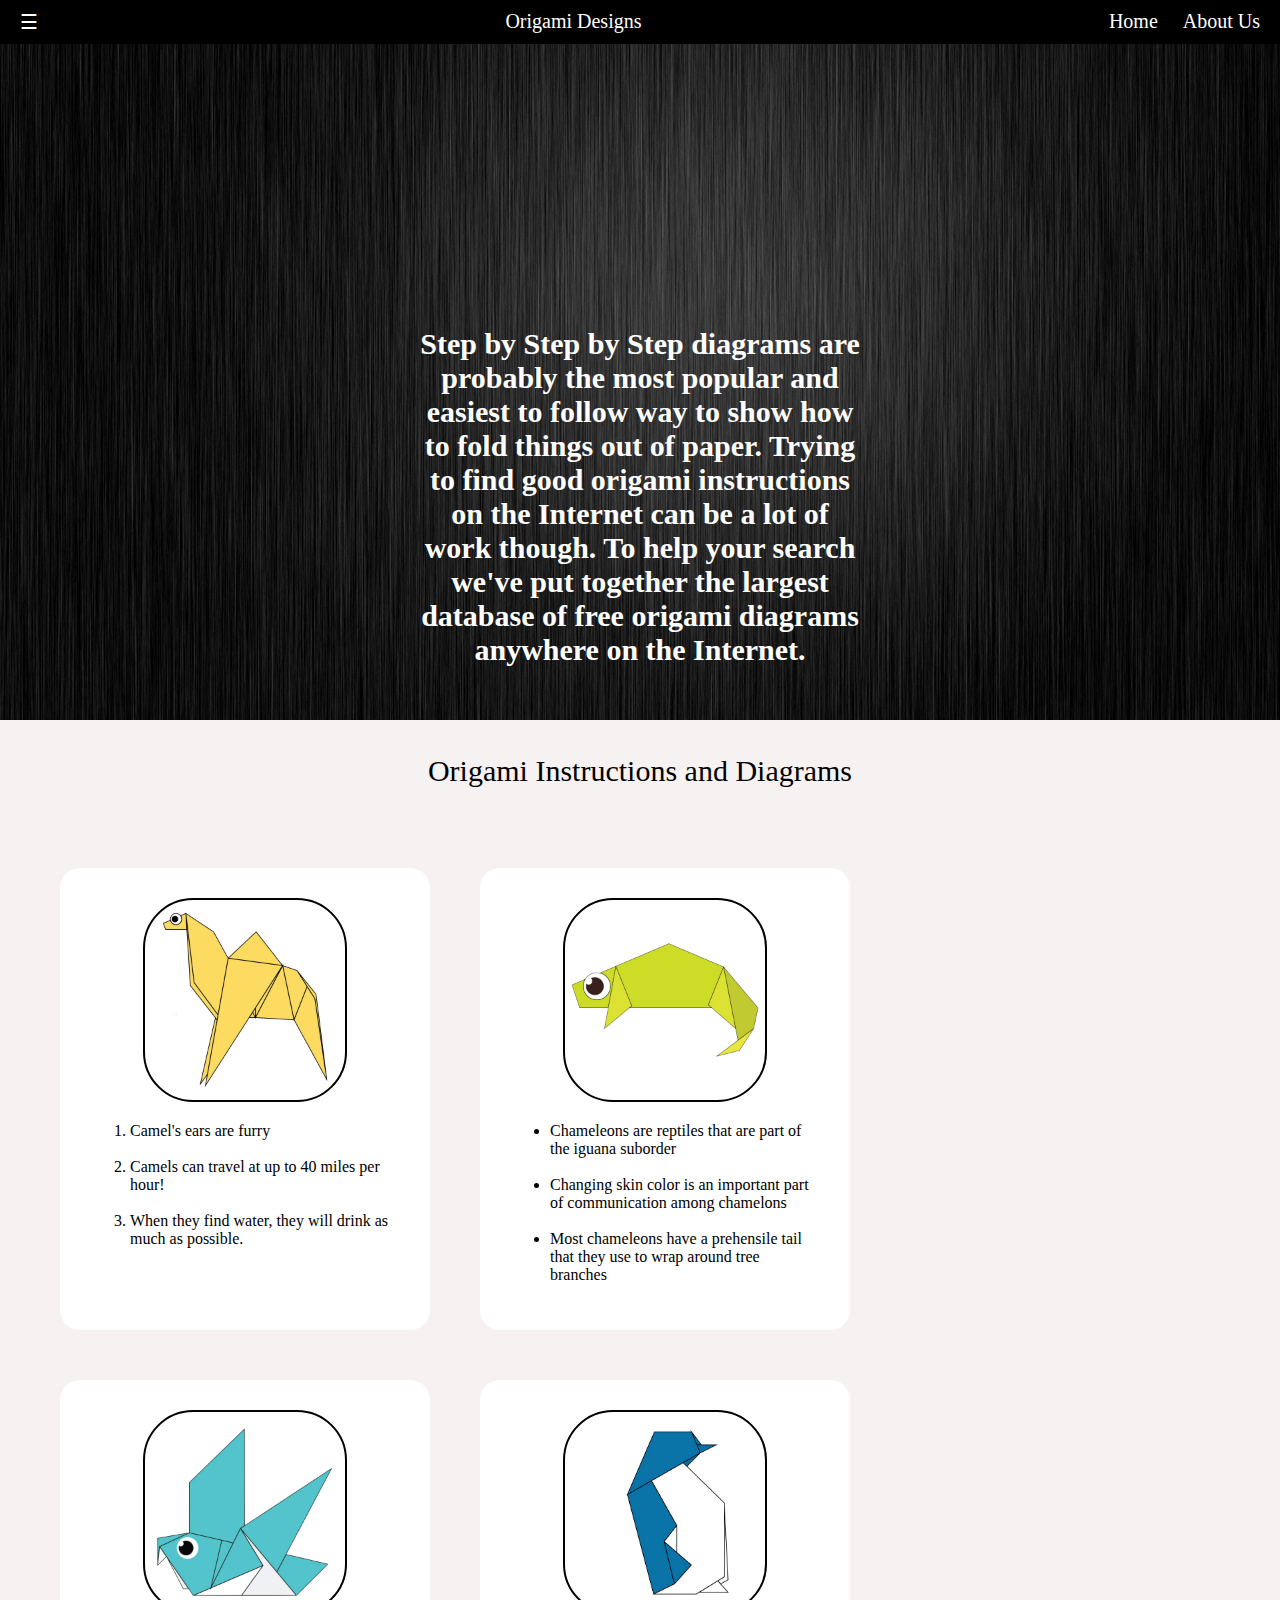
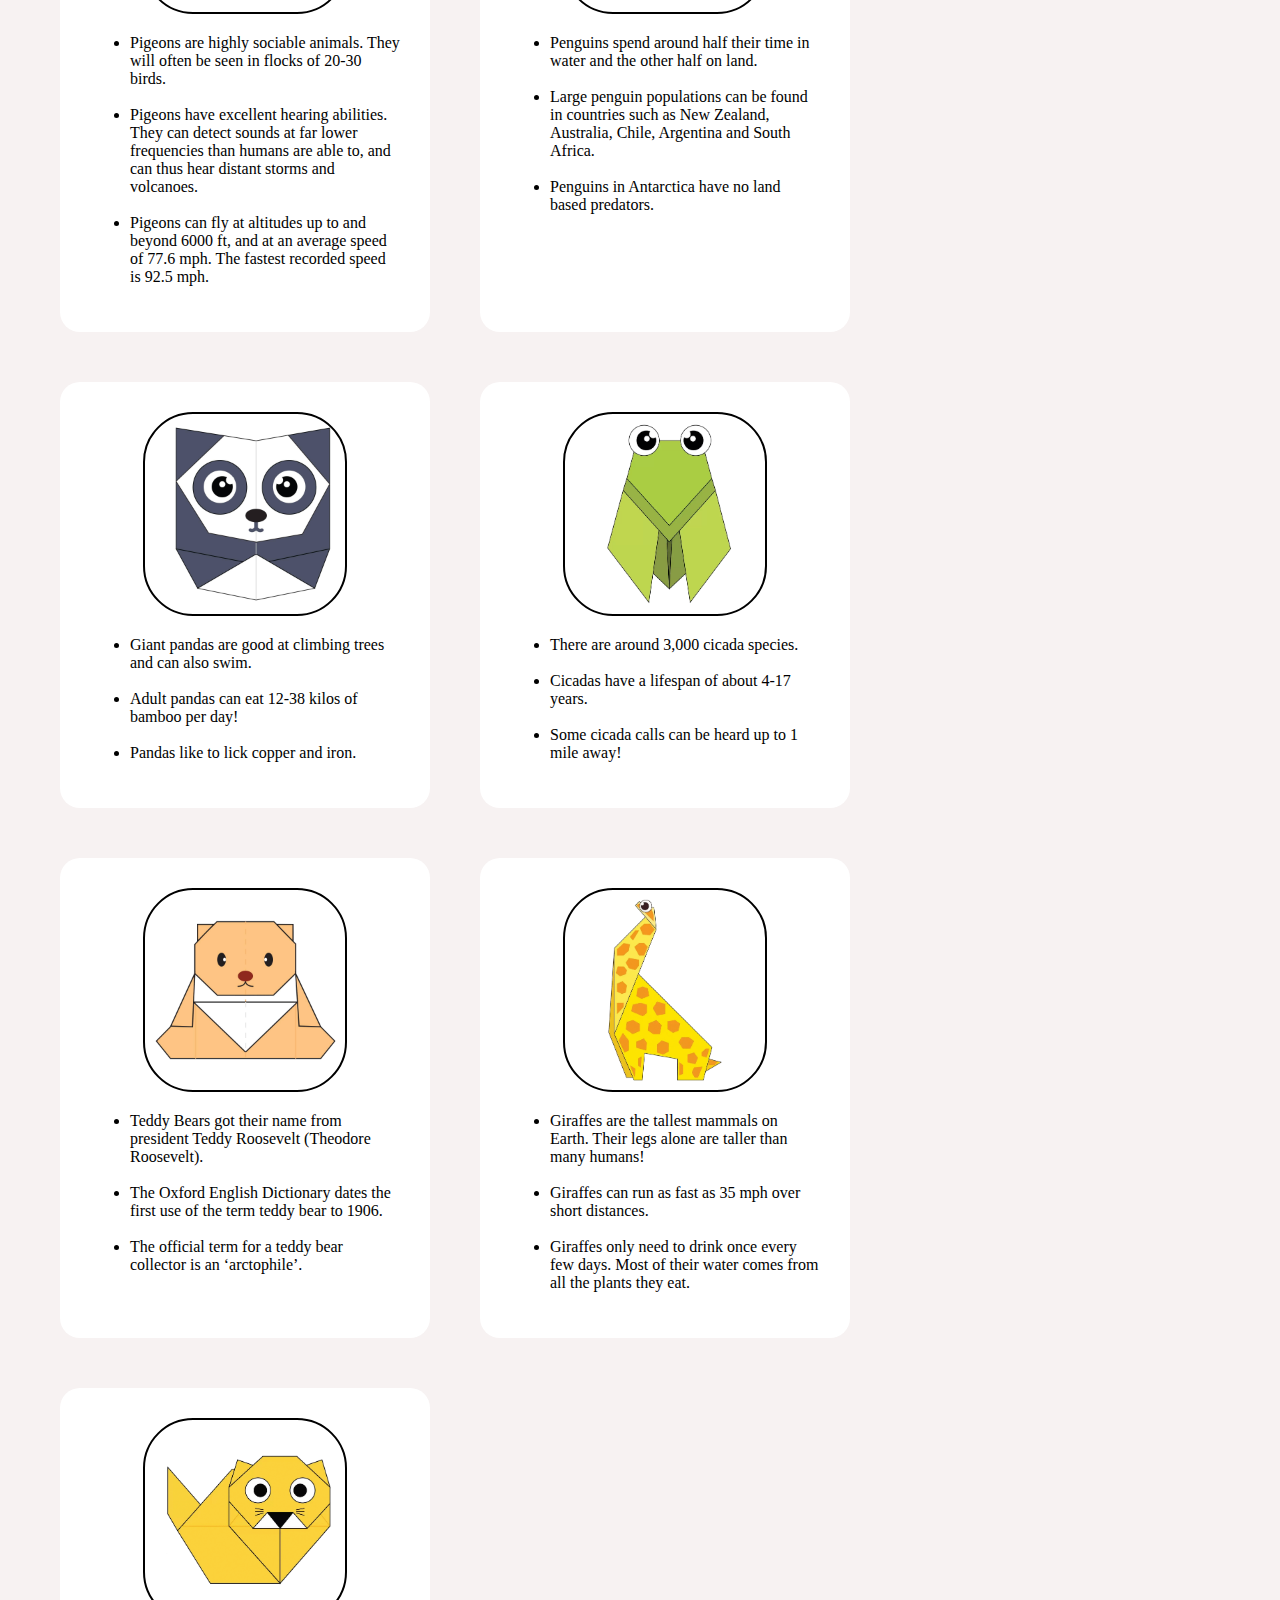
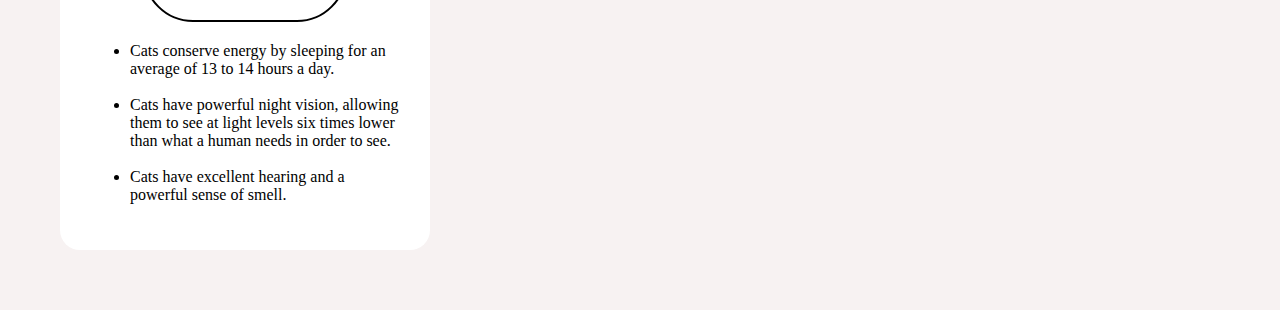
<file: index.html>
<!DOCTYPE html>
<html>
    <head>
        <title>Origami Designs</title>
        <link rel="stylesheet" type="text/css" href="style.css">
    </head>

    <body>
        <div class="header">
            <div class="menu">
                <div><a href="#">☰</a></div>
                <div class="header-title">Origami Designs</div>
                    <div class="menu-links">
                        <a href="index.html">Home</a>
                        <a href="about.html">About Us</a>
                    </div>
            </div>
        </div>
        <div class="bodyimg">
            <img src="images/main2.jpg" height=100% width=100%>
            <p class="instruct-and-diagram-title">Origami Instructions and Diagrams</p>
            <h3 class="body-text"><br>
                Step by Step by Step diagrams are probably the most popular and easiest to follow way to show how to fold things out of paper. Trying to find good origami instructions on the Internet can be a lot of work though. To help your search we've put together the largest database of free origami diagrams anywhere on the Internet.
            </h3>
        </div>
        <div class="grid">
            <div class="origami">
                <center>
                    <a href="http://origami.me/camel/" target="_blank"><img src="images/camel.png" width=200px height=200px></a>
                    <h3>Camel</h3>
                </center>
                <p>
                    <ol>
                        <li>Camel's ears are furry</li>
                        <br>
                        <li>Camels can travel at up to 40 miles per hour!</li>
                        <br>
                        <li>When they find water, they will drink as much as possible.</li>
                    </ol>
                </p>
            </div>
            <div class="origami">
                <center>
                    <a href="http://origami.me/chameleon/" target="_blank"><img src="images/chameleon.png" width=200px height=200px></a>
                    <h3>Chameleon</h3>
                </center>
                <p>
                    <ul>
                        <li>Chameleons are reptiles that are part of the iguana suborder</li>
                        <br>
                        <li>Changing skin color is an important part of communication among chamelons</li>
                        <br>
                        <li>Most chameleons have a prehensile tail that they use to wrap around tree branches</li>
                    </ul>
                </p>
            </div>
            <div class="origami">
                <center>
                    <a href="http://origami.me/pigeon" target="_blank"><img src="images/pigeon.png" width=200px height=200px></a>
                    <h3>Pigeon</h3>
                </center>
                <p>
                    <ul>
                        <li>Pigeons are highly sociable animals. They will often be seen in flocks of 20-30 birds.</li>
                        <br>
                        <li>Pigeons have excellent hearing abilities. They can detect sounds at far lower frequencies than humans are able to, and can thus hear distant storms and volcanoes.</li>
                        <br>
                        <li>Pigeons can fly at altitudes up to and beyond 6000 ft, and at an average speed of 77.6 mph. The fastest recorded speed is 92.5 mph.</li>
                    </ul>
                </p>
            </div>
            <div class="origami">
                <center>
                    <a href="http://origami.me/penguin" target="_blank"><img src="images/penguin.png" width=200px height=200px></a>
                    <h3>Penguin</h3>
                </center>
                <p>
                    <ul>
                        <li>Penguins spend around half their time in water and the other half on land.</li>
                        <br>
                        <li>Large penguin populations can be found in countries such as New Zealand, Australia, Chile, Argentina and South Africa.</li>
                        <br>
                        <li>Penguins in Antarctica have no land based predators.</li>
                    </ul>
                </p>
            </div>
            <div class="origami">
                <center>
                    <a href="http://origami.me/panda" target="_blank"><img src="images/panda.png" width=200px height=200px></a>
                    <h3>Panda</h3>
                </center>
                <p>
                    <ul>
                        <li>Giant pandas are good at climbing trees and can also swim.</li>
                        <br>
                        <li>Adult pandas can eat 12-38 kilos of bamboo per day!</li>
                        <br>
                        <li>Pandas like to lick copper and iron.</li>
                    </ul>
                </p>
            </div>
            <div class="origami">
                <center>
                    <a href="http://origami.me/cicada" target="_blank"><img src="images/cicada.png" width=200px height=200px></a>
                    <h3>Cicada</h3>
                </center>
                <p>
                    <ul>
                        <li>There are around 3,000 cicada species.</li>
                        <br>
                        <li>Cicadas have a lifespan of about 4-17 years.</li>
                        <br>
                        <li>Some cicada calls can be heard up to 1 mile away!</li>
                    </ul>
                </p>
            </div>
            <div class="origami">
                <center>
                    <a href="http://origami.me/teddy-bear" target="_blank"><img src="images/teddy.png" width=200px height=200px></a>
                    <h3>Teddy Bear</h3>
                </center>
                <p>
                    <ul>
                        <li>Teddy Bears got their name from president Teddy Roosevelt (Theodore Roosevelt).</li>
                        <br>
                        <li>The Oxford English Dictionary dates the first use of the term teddy bear to 1906.</li>
                        <br>
                        <li>The official term for a teddy bear collector is an ‘arctophile’.</li>
                    </ul>
                </p>
            </div>
            <div class="origami">
                <center>
                    <a href="http://origami.me/teddy-bear" target="_blank"><img src="images/giraffe.png" width=200px height=200px></a>
                    <h3>Giraffe</h3>
                </center>
                <p>
                    <ul>
                        <li>Giraffes are the tallest mammals on Earth. Their legs alone are taller than many humans!</li>
                        <br>
                        <li>Giraffes can run as fast as 35 mph over short distances.</li>
                        <br>
                        <li>Giraffes only need to drink once every few days. Most of their water comes from all the plants they eat.</li>
                    </ul>
                </p>
            </div>
            <div class="origami">
                <center>
                    <a href="http://origami.me/cat" target="_blank"><img src="images/cat.png" width=200px height=200px></a>
                    <h3>Cat</h3>
                </center>
                <p>
                    <ul>
                        <li>Cats conserve energy by sleeping for an average of 13 to 14 hours a day.</li>
                        <br>
                        <li>Cats have powerful night vision, allowing them to see at light levels six times lower than what a human needs in order to see.</li>
                        <br>
                        <li>Cats have excellent hearing and a powerful sense of smell.</li>
                    </ul>
                </p>
            </div>
        </div>
    </body>
</html>
</file>
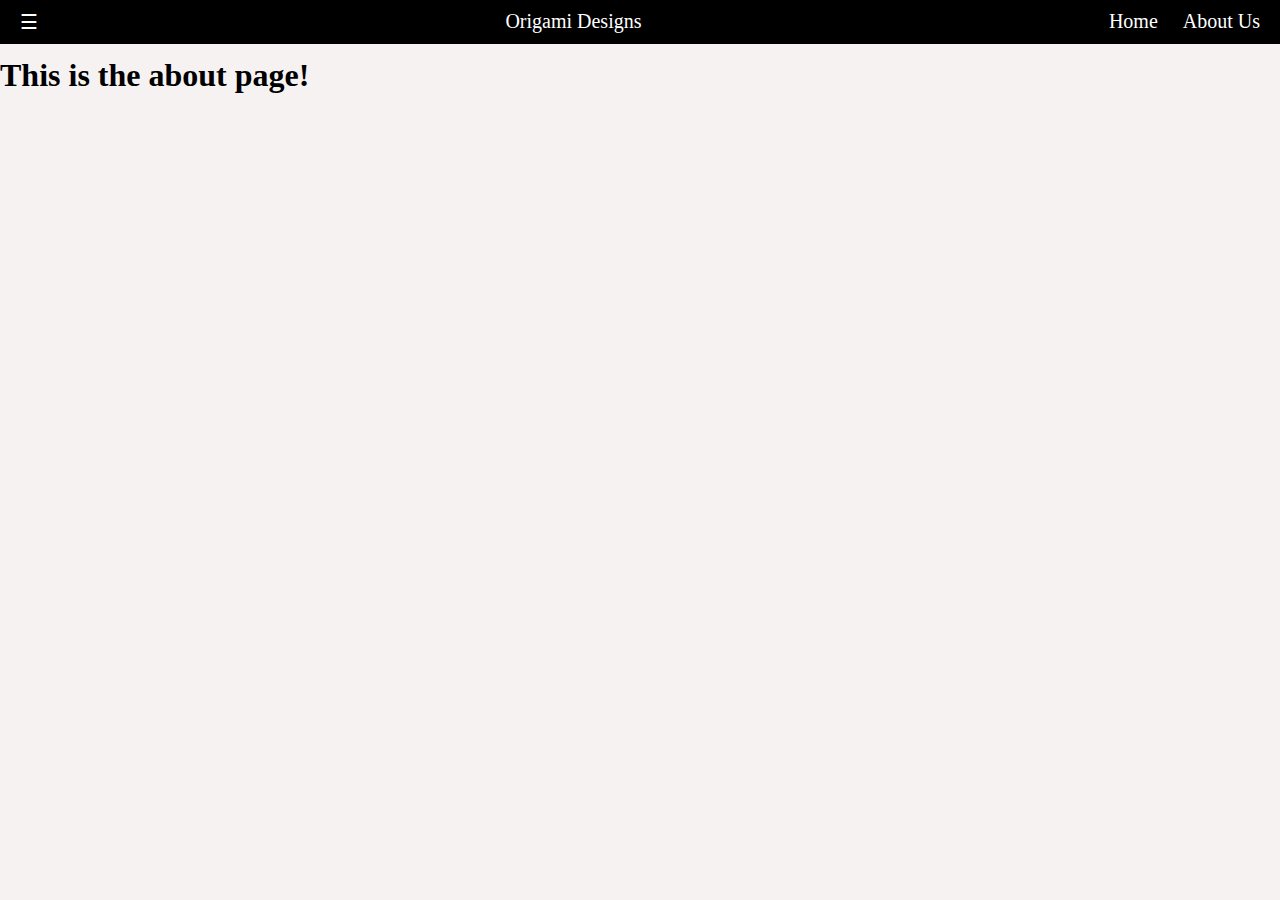
<file: about.html>
<!DOCTYPE html>
<html>
    <head>
        <title>Origami Designs</title>
        <link rel="stylesheet" type="text/css" href="style.css">
    </head>

    <body>
        <div class="header">
            <div class="menu">
                <div><a href="#">☰</a></div>
                <div>Origami Designs</div>
                <div class="menu-links">
                    <a href="index.html">Home</a>
                    <a href="about.html">About Us</a>
                </div>
            </div>
        </div>
        <br><br>
        <div class="about-header">
            <h1>This is the about page!</h1>
        </div>
    </body>
</html>
</file>
<file: style.css>
body {
    background-color:#f7f2f2;
    margin:0;
    padding:0;
}

.menu {
    display:flex;
    justify-content:space-between;
    background-color:#000000;
    font-size:20px;
    font-family:cursive;
    font-weight:400;
    color:#ffffff;
    padding:10px;
}

 .menu a {
    text-decoration:none;
    padding:10px;
    transition:0.5s;
}

.menu a:hover {
    background-color:#800080;
    color:#ffffff;
    transition:0.5s;
}

a:link {
    color:white;
}

a:visited {
    color:white;
}

.grid img {
    border:2px solid #000000;
    border-radius:50px;
    position:relative;
}

.grid {
    display:flex;
    flex-wrap:wrap;
    margin:10px;
    padding:25px;
}

.grid h3 {
    position:absolute;
    top:25%;
    left:50%;
    transform: translate(-50%, -100%);
    opacity:0;
}

.grid:hover h3 {
    opacity:1;
    transition:0.5s;
}

.origami:hover {
    cursor:pointer;
    background-color:rgba(0,0,0,0.1);
}

.origami:hover img {
    opacity:0.33;
}

.origami {
    border-radius: 20px;
    background-color:#ffffff;
    width:310px;
    font-family:fantasy;
    margin:25px;
    padding:30px;
    transition: 0.5s;
}

.origami:hover {
    transform:scale(1.2);
    transition: 0.5s;
}

.body-text {
    position: absolute;
    top: 50%;
    left: 50%;
    color:white;
    transform: translate(-50%, -50%);
    font-size: 30px;
    font-family:cursive;
    text-align:center;
    padding: 100px; 
}

.header {
    position:fixed;
    width:100%;
    z-index:1;
}

.instruct-and-diagram-title {
    text-align:center;
    font-family:impact;
    font-size:30px;
}

.header-title {
    font-size:20px;
}
</file>
